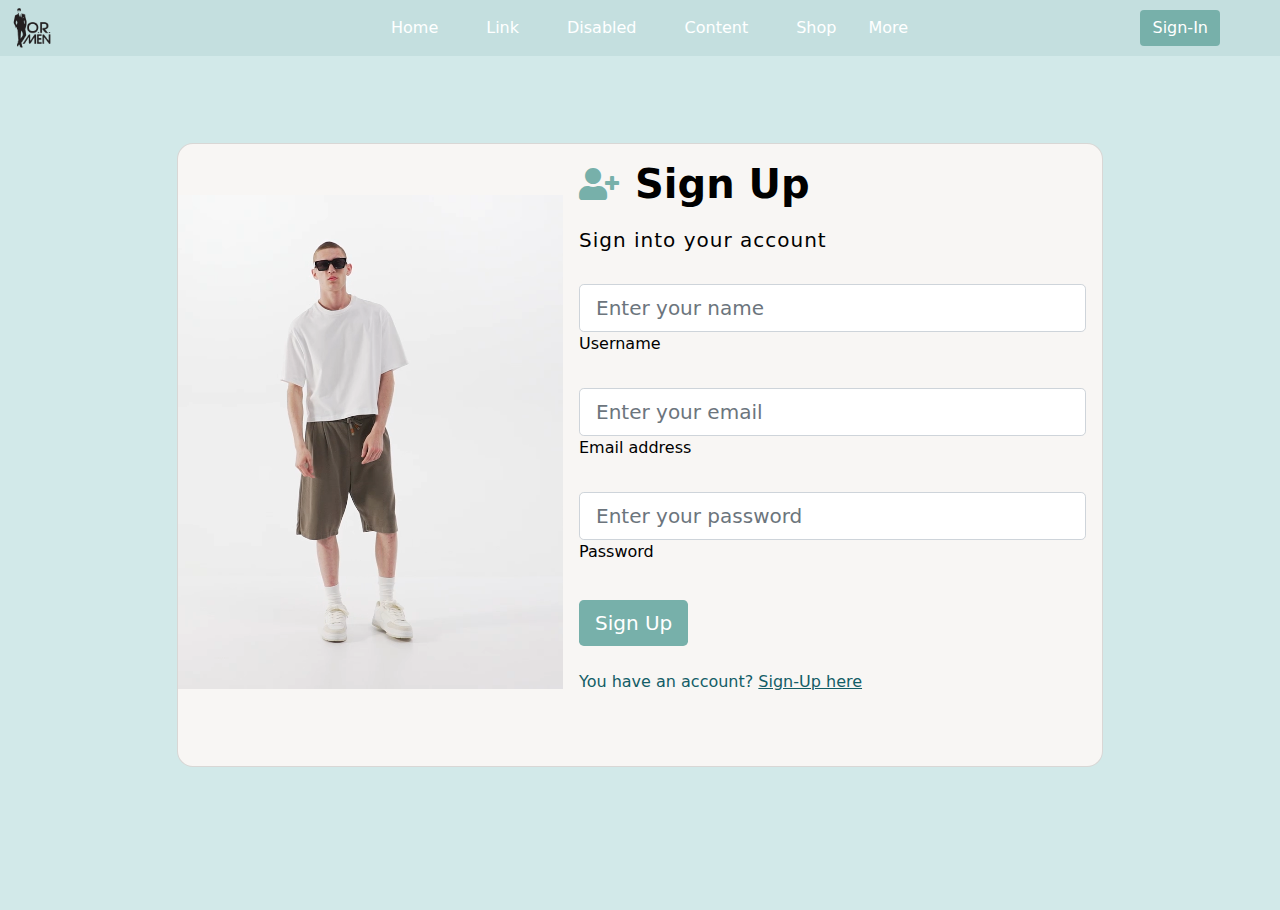
<file: index.html>
<!DOCTYPE html>
<html lang="en">
  <head>
    <meta charset="UTF-8" />
    <meta name="viewport" content="width=device-width, initial-scale=1.0" />
    <title>Shopping</title>
    <link rel="stylesheet" href="css/style.css" />
    <link rel="stylesheet" href="css/all.css" />
    <link rel="stylesheet" href="boot/bootstrap.min.css" />
    <link rel="shortcut icon" type="image/png" href="image/logo.webp" />

  </head>
  <body>
    <nav
      class="navbar navbar-expand-md navbar-dark fixed-top"
      style="background-color: #c4dfdf"
    >
      <div class="container-fluid">
        <a href="index.html"
          ><img src="image/logo.webp" alt="" width="40px" style="color: red"
        /></a>

        <button
          class="navbar-toggler"
          type="button"
          data-bs-toggle="collapse"
          data-bs-target="#navbarCollapse"
          aria-controls="navbarCollapse"
          aria-expanded="false"
          aria-label="Toggle navigation"
        >
          <span class="navbar-toggler-icon"></span>
        </button>
        <div class="collapse navbar-collapse" id="navbarCollapse" >
          <ul
            class="navbar-nav me-auto mb-2 mb-md-0 ul"
            style="margin-left: 90px"
          >
            <li class="nav-item px-3">
              <a class="nav-link active" aria-current="page" href="index.html"
                >Home</a
              >
            </li>
            <li class="nav-item px-3">
              <a class="nav-link active" href="#">Link</a>
            </li>
            <li class="nav-item px-3">
              <a class="nav-link active" href="details.html" target="_blank">Details</a>
            </li>
            <li class="nav-item px-3">
              <a class="nav-link active" href="#">Content</a>
            </li>
            <li class="nav-item px-3">
              <a class="nav-link active" href="card.html" target="_blank">Card</a>
            </li>
            <li class="nav-item">
              <a class="nav-link active" href="favorate.html" target="_blank">Favourite</a>
            </li>
          </ul>
          <form class="d-flex">
            <div class="settings">
              <li><a href="#" id="user"></a></li>
              <li class="shopping-cart">
                <i class="fas fa-shopping-cart icon-card"></i>
                <span class="badge"></span>
                <a>
                  <button
                    class="btn btn-success mx-5"
                    type="button"
                    style="background-color: #77b0aa; border: 0"
                    id="log-out"
                  >
                    Log Out
                  </button></a
                >
              </li>
            </div>
          </form>
        </div>
      </div>
    </nav>

    <div class="show">
       <h2 class="show-title">Your Cart</h2>
      
       <strong>Total : </strong>
       <span class="total"></span>
       <div></div>
       <div class="clossandcheck">
        <div>
          <button type="button" class="btn btn-outline-dark closs">
            Close
          </button>
        </div>
        <div>
          <a href="card.html"
            ><button type="button" class="btn btn-outline-dark check">
              Checkout
            </button>
            </a
          >
        </div>
      </div>
    </div>
    <!-- +++++++++++++++++++++++++++++++++++++++++++++++++++++++++++++++++++++++++++++++++ -->
    <div class="container home">
      
      <div class="inputs">
        <input type="search" placeholder="Search By Name" id="search" />
        <select class="select" id="categorySelect">
          <option hidden>Search By Category</option>
          <option class="jeans">ALL</option>
          <option class="jeans">Jeans</option>
          <option class="Shoes">Shoes</option>
          <option  class="T-shirt">T-shirt</option>
          <option class="Shorts">Shorts</option>
        </select>
      </div>
        <!-- +++++++++++++++++++++++++++++++++++++++++++++++++++ -->
      <div style=" color: #77b0aa; cursor: pointer;"><h1>Shopping</h1></div>

        <div class="product-item col-sm-12 row mx-2 my-5 aaa"></div>
      </div>
    

   <script src="boot/bootstrap.bundle.min.js"></script>
    <script src="js/products.js"></script>
    <script src="js/script.js"></script>
    <script src="js/user.js"></script>
  </body>
</html>
</file>
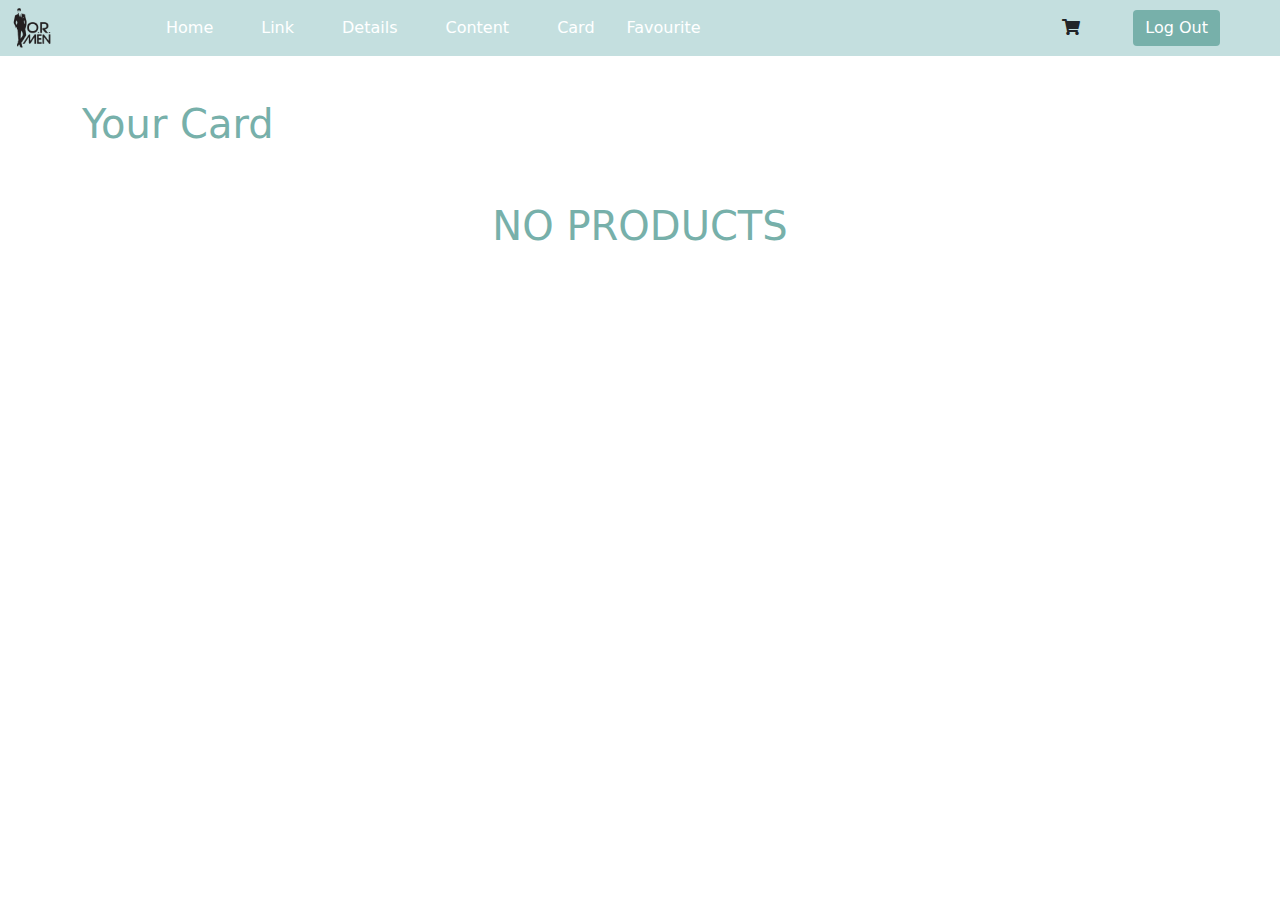
<file: card.html>
<!DOCTYPE html>
<html lang="en">
  <head>
    <meta charset="UTF-8" />
    <meta name="viewport" content="width=device-width, initial-scale=1.0" />
    <title>Shopping || Card</title>
    <link rel="shortcut icon" type="image/" href="image/logo.webp"/>
    <link rel="stylesheet" href="css/style.css" />
    <link rel="stylesheet" href="css/all.css" />
    <link rel="stylesheet" href="boot/bootstrap.min.css" />
  </head>
  <body>
    <nav
    class="navbar navbar-expand-md navbar-dark fixed-top"
    style="background-color: #c4dfdf"
  >
    <div class="container-fluid">
      <a href="index.html"
        ><img src="image/logo.webp" alt="" width="40px" style="color: red"
      /></a>

      <button
        class="navbar-toggler"
        type="button"
        data-bs-toggle="collapse"
        data-bs-target="#navbarCollapse"
        aria-controls="navbarCollapse"
        aria-expanded="false"
        aria-label="Toggle navigation"
      >
        <span class="navbar-toggler-icon"></span>
      </button>
      <div class="collapse navbar-collapse" id="navbarCollapse" >
        <ul
          class="navbar-nav me-auto mb-2 mb-md-0 ul"
          style="margin-left: 90px"
        >
          <li class="nav-item px-3">
            <a class="nav-link active" aria-current="page" href="index.html"
              >Home</a
            >
          </li>
          <li class="nav-item px-3">
            <a class="nav-link active" href="#">Link</a>
          </li>
          <li class="nav-item px-3">
            <a class="nav-link active" href="details.html" target="_blank">Details</a>
          </li>
          <li class="nav-item px-3">
            <a class="nav-link active" href="#">Content</a>
          </li>
          <li class="nav-item px-3">
            <a class="nav-link active" href="card.html" target="_blank">Card</a>
          </li>
          <li class="nav-item">
            <a class="nav-link active" href="favorate.html" target="_blank">Favourite</a>
          </li>
        </ul>
        <form class="d-flex">
          <div class="settings">
            <li><a href="#" id="user"></a></li>
            <li class="shopping-cart">
              <i class="fas fa-shopping-cart icon-card"></i>
              <span class="badge"></span>
              <a>
                <button
                  class="btn btn-success mx-5"
                  type="button"
                  style="background-color: #77b0aa; border: 0"
                  id="log-out"
                >
                  Log Out
                </button></a
              >
            </li>
          </div>
        </form>
      </div>
    </div>
  </nav>


    <div class="container item-home">
      <div style=" color: #77b0aa;"><h1>Your Card</h1></div>
    <div class="card-item mx-2 my-5"></div>
      <div class="noproducts">NO PRODUCTS</div>
      <div class="totprice">Total Price : </div>

   </div>
     
    <link rel="stylesheet" href="boot/bootstrap.bundle.min.js" />
    <script src="js/card.js"></script>
    <script src="js/user.js"></script>
    <script src="js/products.js"></script>
  </body>
</html>
</file>
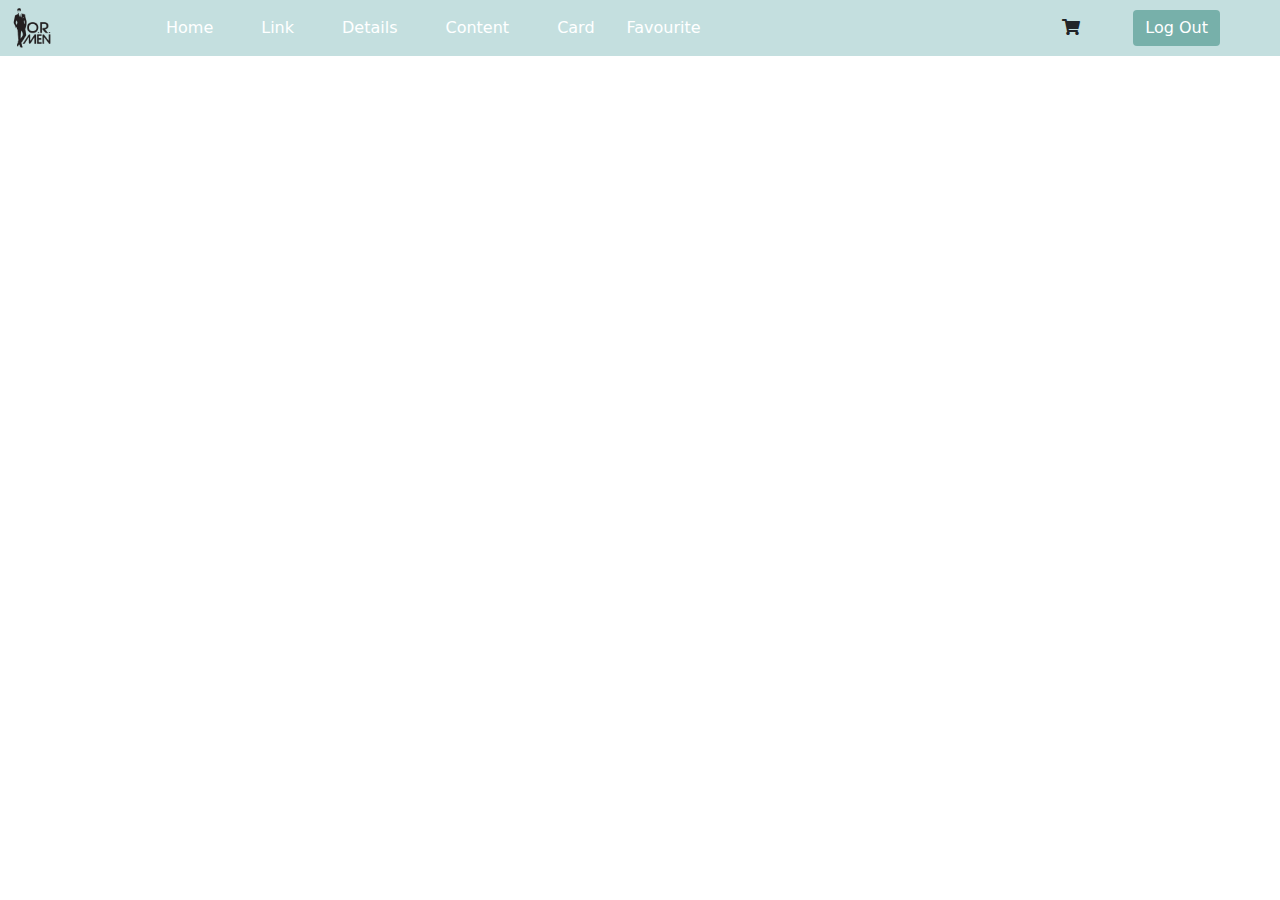
<file: details.html>
<!DOCTYPE html>
<html lang="en">
  <head>
    <meta charset="UTF-8" />
    <meta name="viewport" content="width=device-width, initial-scale=1.0" />
    <title>Shopping || Details</title>
    <link rel="shortcut icon" type="image/" href="image/logo.webp"/>
    <link rel="stylesheet" href="css/style.css" />
    <link rel="stylesheet" href="css/all.css" />
    <link rel="stylesheet" href="boot/bootstrap.min.css" />
  </head>
  <body>
    <nav
    class="navbar navbar-expand-md navbar-dark fixed-top"
    style="background-color: #c4dfdf"
  >
    <div class="container-fluid">
      <a href="index.html"
        ><img src="image/logo.webp" alt="" width="40px" style="color: red"
      /></a>

      <button
        class="navbar-toggler"
        type="button"
        data-bs-toggle="collapse"
        data-bs-target="#navbarCollapse"
        aria-controls="navbarCollapse"
        aria-expanded="false"
        aria-label="Toggle navigation"
      >
        <span class="navbar-toggler-icon"></span>
      </button>
      <div class="collapse navbar-collapse" id="navbarCollapse" >
        <ul
          class="navbar-nav me-auto mb-2 mb-md-0 ul"
          style="margin-left: 90px"
        >
          <li class="nav-item px-3">
            <a class="nav-link active" aria-current="page" href="index.html"
              >Home</a
            >
          </li>
          <li class="nav-item px-3">
            <a class="nav-link active" href="#">Link</a>
          </li>
          <li class="nav-item px-3">
            <a class="nav-link active" href="details.html" target="_blank">Details</a>
          </li>
          <li class="nav-item px-3">
            <a class="nav-link active" href="#">Content</a>
          </li>
          <li class="nav-item px-3">
            <a class="nav-link active" href="card.html" target="_blank">Card</a>
          </li>
          <li class="nav-item">
            <a class="nav-link active" href="favorate.html" target="_blank">Favourite</a>
          </li>
        </ul>
        <form class="d-flex">
          <div class="settings">
            <li><a href="#" id="user"></a></li>
            <li class="shopping-cart">
              <i class="fas fa-shopping-cart icon-card"></i>
              <span class="badge"></span>
              <a>
                <button
                  class="btn btn-success mx-5"
                  type="button"
                  style="background-color: #77b0aa; border: 0"
                  id="log-out"
                >
                  Log Out
                </button></a
              >
            </li>
          </div>
        </form>
      </div>
    </div>
  </nav>


    <div class="container home">
      <div style=" color: #77b0aa;"><h1>Your Details</h1></div>
      <div class="row details-pro"></div>
    </div>

    <link rel="stylesheet" href="boot/bootstrap.bundle.min.js" />
    <script src="js/details.js"></script>
    <script src="js/user.js"></script>
  </body>
</html>
</file>
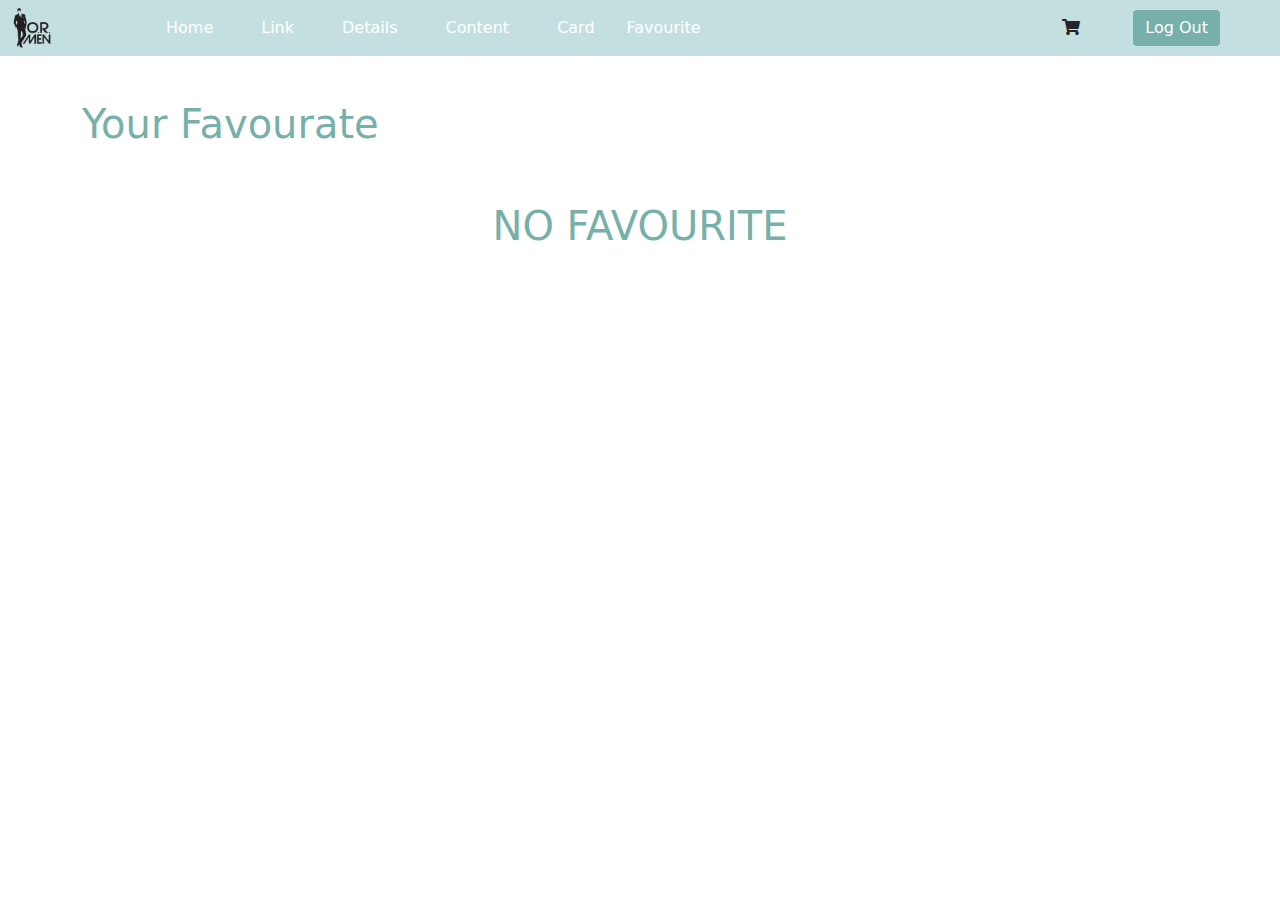
<file: favorate.html>
<!DOCTYPE html>
<html lang="en">
  <head>
    <meta charset="UTF-8" />
    <meta name="viewport" content="width=device-width, initial-scale=1.0" />
    <title>Shopping || Favorate</title>
    <link rel="shortcut icon" type="image/" href="image/logo.webp"/>
    <link rel="stylesheet" href="css/style.css" />
    <link rel="stylesheet" href="css/all.css" />
    <link rel="stylesheet" href="boot/bootstrap.min.css" />
  </head>
  <body>
    <nav
      class="navbar navbar-expand-md navbar-dark fixed-top"
      style="background-color: #c4dfdf"
    >
      <div class="container-fluid">
        <a href="index.html"
          ><img src="image/logo.webp" alt="" width="40px" style="color: red"
        /></a>

        <button
          class="navbar-toggler"
          type="button"
          data-bs-toggle="collapse"
          data-bs-target="#navbarCollapse"
          aria-controls="navbarCollapse"
          aria-expanded="false"
          aria-label="Toggle navigation"
        >
          <span class="navbar-toggler-icon"></span>
        </button>
        <div class="collapse navbar-collapse" id="navbarCollapse" >
          <ul
            class="navbar-nav me-auto mb-2 mb-md-0 ul"
            style="margin-left: 90px"
          >
            <li class="nav-item px-3">
              <a class="nav-link active" aria-current="page" href="index.html"
                >Home</a
              >
            </li>
            <li class="nav-item px-3">
              <a class="nav-link active" href="#">Link</a>
            </li>
            <li class="nav-item px-3">
              <a class="nav-link active" href="details.html" target="_blank">Details</a>
            </li>
            <li class="nav-item px-3">
              <a class="nav-link active" href="#">Content</a>
            </li>
            <li class="nav-item px-3">
              <a class="nav-link active" href="card.html" target="_blank">Card</a>
            </li>
            <li class="nav-item">
              <a class="nav-link active" href="favorate.html" target="_blank">Favourite</a>
            </li>
          </ul>
          <form class="d-flex">
            <div class="settings">
              <li><a href="#" id="user"></a></li>
              <li class="shopping-cart">
                <i class="fas fa-shopping-cart icon-card"></i>
                <span class="badge"></span>
                <a>
                  <button
                    class="btn btn-success mx-5"
                    type="button"
                    style="background-color: #77b0aa; border: 0"
                    id="log-out"
                  >
                    Log Out
                  </button></a
                >
              </li>
            </div>
          </form>
        </div>
      </div>
    </nav>

    <div class="container item-home">
      <div style="color: #77b0aa;"><h1>Your Favourate</h1></div>
    <div class="card-item mx-2 my-5"></div>
      <div class="noproducts">NO FAVOURITE</div>

   </div>
     
    <script src="boot/bootstrap.bundle.min.js"></script>
    <script src="js/favorate.js"></script>
    <script src="js/user.js"></script>
    <script src="js/products.js"></script>
  </body>
</html>
</file>
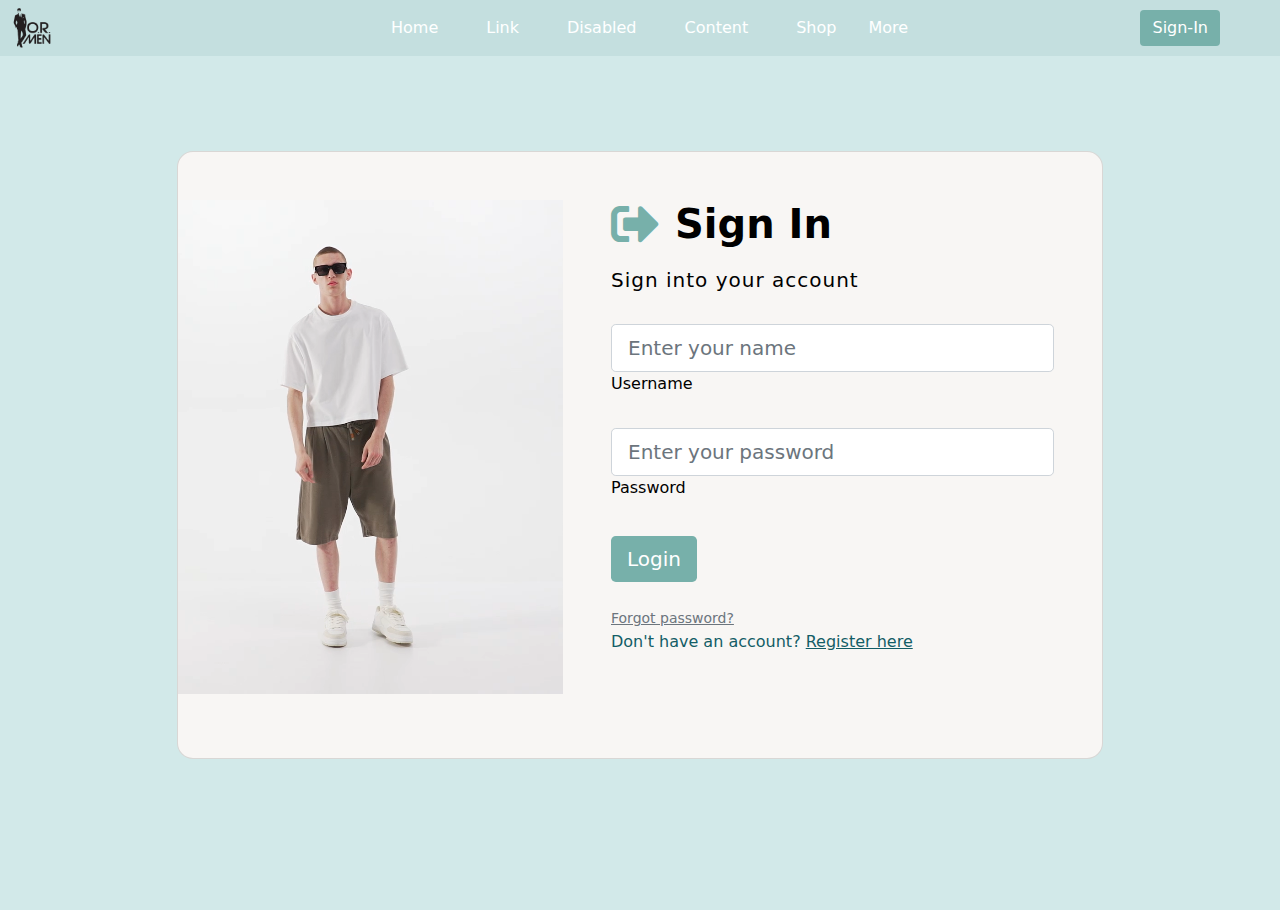
<file: login.html>
<!DOCTYPE html>
<html lang="en">
  <head>
    <meta charset="UTF-8" />
    <meta name="viewport" content="width=device-width, initial-scale=1.0" />
    <link rel="shortcut icon" type="image/png" href="image/logo.webp" />
    <title>Shopping || Login</title>
    <link rel="shortcut icon" type="image/png" href="image/logo.webp" />
    <link rel="stylesheet" href="css/style.css" />
    <link rel="stylesheet" href="css/all.css" />
    <link rel="stylesheet" href="boot/bootstrap.min.css" />
  </head>
  <body>
    <nav class="navbar navbar-expand-md navbar-dark fixed-top"  style="background-color: #C4DFDF;">
      <div class="container-fluid">
       <a href="index.html"><img src="image/logo.webp" alt=""  width="40px" style="color: red;"></a>
        <button
          class="navbar-toggler"
          type="button"
          data-bs-toggle="collapse"
          data-bs-target="#navbarCollapse"
          aria-controls="navbarCollapse"
          aria-expanded="false"
          aria-label="Toggle navigation"
        >
          <span class="navbar-toggler-icon"></span>
        </button>
        <div class="collapse navbar-collapse" id="navbarCollapse">
          <ul class="navbar-nav me-auto mb-2 mb-md-0 ul" style="margin-left: 315px;">
            <li class="nav-item px-3">
              <a
                class="nav-link active"
                aria-current="page"
                href="index.html"
                >Home</a
              >
            </li>
            <li class="nav-item  px-3">
              <a class="nav-link active" href="#">Link</a>
            </li>
            <li class="nav-item  px-3">
              <a class="nav-link active">Disabled</a>
            </li>
            <li class="nav-item  px-3">
              <a class="nav-link active" href="#">Content</a>
            </li>
            <li class="nav-item  px-3">
              <a class="nav-link active" href="#">Shop</a>
            </li>
            <li class="nav-item">
              <a class="nav-link active" href="#">More</a>
            </li>
          </ul>
          <form class="d-flex">
            <a href="register.html">
              <button class="btn btn-success mx-5" type="button" style="background-color: #77b0aa; border: 0">
                Sign-In
              </button></a
            >
          </form>
        </div>
      </div>
    </nav>
    <section style="background-color: #d2e9e9; height: 910px">
      <div class="container py-5 h-100">
        <div class="row d-flex justify-content-center align-items-center h-100">
          <div class="col col-xl-10">
            <div
              class="card"
              style="border-radius: 1rem; background-color: #f8f6f4"
            >
              <div class="row g-0">
                <div class="col-md-6 col-lg-5 d-none d-md-block">
                  <video 
                  loop
                  autoplay
                  muted
                  src="vedio/8020130250_4_3_1.mp4"
                  style="height: 590px; max-width: 100%; border-radius: 1rem 0 0 1rem;"
                ></video>
                </div>
                <div class="col-md-6 col-lg-7 d-flex align-items-center">
                  <div class="card-body p-4 p-lg-5 text-black">
                    <form>
                      <div class="d-flex align-items-center mb-3 pb-1">
                        <i class="fas fa-sign-out-alt fa-3x me-3"   style="color: #77b0aa"></i>
                        <span class="h1 fw-bold mb-0">Sign In</span>
                      </div>

                      <h5
                        class="fw-normal mb-3 pb-3"
                        style="letter-spacing: 1px"
                      >
                        Sign into your account
                      </h5>

                      <div data-mdb-input-init class="form-outline mb-4">
                        <input
                          type="text"
                          id="username"
                          class="form-control form-control-lg"
                          placeholder="Enter your name"
                        />
                        <label class="form-label">Username</label>
                      </div>

                      <div data-mdb-input-init class="form-outline mb-4">
                        <input
                          type="password"
                          id="password"
                          class="form-control form-control-lg"
                          placeholder="Enter your password"
                        />
                        <label class="form-label">Password</label>
                      </div>

                      <div class="pt-1 mb-4">
                        <button
                          data-mdb-button-init
                          data-mdb-ripple-init
                          class="btn btn-dark btn-lg btn-block"
                          type="button"
                          id="login"
                          style="background-color: #77b0aa; border: 0"
                        >
                          Login
                        </button>
                      </div>

                      <a class="small text-muted" href="">Forgot password?</a>
                      <p class="mb-5 pb-lg-2" style="color: #135d66">
                        Don't have an account?
                        <a href="register.html" style="color: #135d66"
                          >Register here</a
                        >
                      </p>
                    </form>
                  </div>
                </div>
              </div>
            </div>
          </div>
        </div>
      </div>
    </section>

    <link rel="stylesheet" href="boot/bootstrap.bundle.min.js" />
    <script src="js/login.js"></script>
  </body>
</html>
</file>
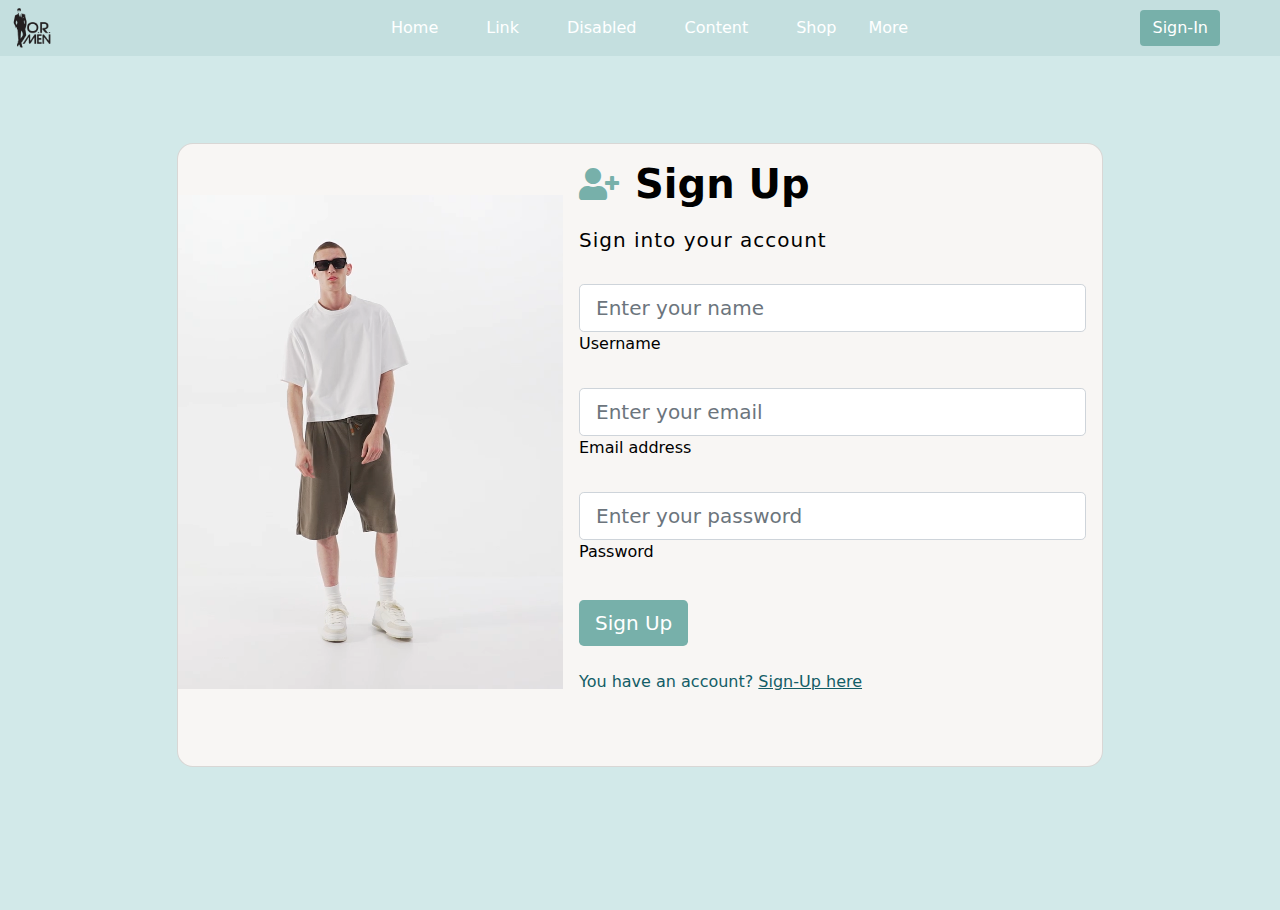
<file: register.html>
<!DOCTYPE html>
<html lang="en">
  <head>
    <meta charset="UTF-8" />
    <meta name="viewport" content="width=device-width, initial-scale=1.0" />
    <title>Shopping || Register</title>
    <link rel="shortcut icon" type="image/" href="image/logo.webp"/>
    <link rel="stylesheet" href="css/style.css" />
    <link rel="stylesheet" href="css/all.css" />
    <link rel="stylesheet" href="boot/bootstrap.min.css" />
  </head>
  <body>
   
        <nav
          class="navbar navbar-expand-md navbar-dark fixed-top"
          style="background-color: #c4dfdf"
        >
          <div class="container-fluid">
            <a href="index.html"><img src="image/logo.webp" alt=""  width="40px" style="color: red;"></a>

            <button
              class="navbar-toggler"
              type="button"
              data-bs-toggle="collapse"
              data-bs-target="#navbarCollapse"
              aria-controls="navbarCollapse"
              aria-expanded="false"
              aria-label="Toggle navigation"
            >
              <span class="navbar-toggler-icon"></span>
            </button>
            <div class="collapse navbar-collapse" id="navbarCollapse">
              <ul
                class="navbar-nav me-auto mb-2 mb-md-0 ul"
                style="margin-left: 315px"
              >
                <li class="nav-item px-3">
                  <a
                    class="nav-link active"
                    aria-current="page"
                    href="index.html"
                    >Home</a
                  >
                </li>
                <li class="nav-item px-3">
                  <a class="nav-link active" href="#">Link</a>
                </li>
                <li class="nav-item px-3">
                  <a class="nav-link active">Disabled</a>
                </li>
                <li class="nav-item px-3">
                  <a class="nav-link active" href="#">Content</a>
                </li>
                <li class="nav-item px-3">
                  <a class="nav-link active" href="#">Shop</a>
                </li>
                <li class="nav-item">
                  <a class="nav-link active" href="#">More</a>
                </li>
              </ul>
              <form class="d-flex">
                <a href="login.html">
                  <button
                    class="btn btn-success mx-5"
                    type="button"
                    style="background-color: #77b0aa; border: 0"
                  >
                    Sign-In
                  </button></a
                >
              </form>
            </div>
          </div>
        </nav>

        <section style="background-color: #d2e9e9; height: 910px">
          <div class="container py-5 h-100">
            <div
              class="row d-flex justify-content-center align-items-center h-100"
            >
              <div class="col col-xl-10">
                <div
                  class="card"
                  style="border-radius: 1rem; background-color: #f8f6f4"
                >
                  <div class="row g-0">
                    <div class="col-md-6 col-lg-5 d-none d-md-block" >
                      <video 
                        loop
                        autoplay
                        muted
                        src="vedio/8020130250_4_3_1.mp4"
                        style="height: 595px; max-width: 100%; border-radius: 1rem 0 0 1rem;"
                      ></video>
                    </div>
                    <div class="col-md-6 col-lg-7 d-flex align-items-center">
                      <div class="card-body text-black">
                        <form>
                          <div class="d-flex align-items-center mb-3 pb-1">
                            <i class="fas fa-user-plus fa-2x me-3" style="color: #77b0aa"></i>
                            <span class="h1 fw-bold mb-0">Sign Up</span>
                          </div>

                          <h5
                            class="fw-normal mb-3 pb-3"
                            style="letter-spacing: 1px"
                          >
                            Sign into your account
                          </h5>
                          <div data-mdb-input-init class="form-outline mb-4">
                            <input
                              type="text"
                              id="username"
                              class="form-control form-control-lg"
                              placeholder="Enter your name"
                            />
                            <label class="form-label">Username</label>
                          </div>

                          <div data-mdb-input-init class="form-outline mb-4">
                            <input
                              type="email"
                              id="email"
                              placeholder="Enter your email"
                              class="form-control form-control-lg"
                            />
                            <label class="form-label">Email address</label>
                          </div>

                          <div data-mdb-input-init class="form-outline mb-4">
                            <input
                              type="password"
                              id="password"
                              placeholder="Enter your password"
                              class="form-control form-control-lg"
                            />
                            <label class="form-label">Password</label>
                          </div>

                          <div class="pt-1 mb-4">
                            <button
                              data-mdb-button-init
                              data-mdb-ripple-init
                              class="btn btn-dark btn-lg btn-block"
                              type="button"
                              id="signup"
                              style="background-color: #77b0aa; border: 0"
                            >
                              Sign Up
                            </button>
                          </div>

                          <p class="mb-5 pb-lg-2" style="color: #135d66">
                            You have an account?
                            <a href="login.html" style="color: #135d66"
                              >Sign-Up here</a
                            >
                          </p>
                        </form>
                      </div>
                    </div>
                  </div>
                </div>
              </div>
            </div>
          </div>
        </section>

        <link rel="stylesheet" href="boot/bootstrap.bundle.min.js" />
        <script src="js/script.js"></script>
      </body>
    </html>

    <link rel="stylesheet" href="boot/bootstrap.bundle.min.js" />
    <script src="js/register.js"></script>
  </body>
</html>
</file>
<file: css/style.css>
* {
  margin: 0px;
  padding: 0px;
  box-sizing: border-box;
}
.b-example-divider {
  height: 3rem;
  background-color: rgba(0, 0, 0, 0.1);
  border: solid rgba(0, 0, 0, 0.15);
  border-width: 1px 0;
  box-shadow: inset 0 0.5em 1.5em rgba(0, 0, 0, 0.1),
    inset 0 0.125em 0.5em rgba(0, 0, 0, 0.15);
}
.form-control-dark {
  color: #fff;
  background-color: var(--bs-dark);
  border-color: var(--bs-gray);
}
.form-control-dark:focus {
  color: #fff;
  background-color: var(--bs-dark);
  border-color: #fff;
  box-shadow: 0 0 0 0.25rem rgba(255, 255, 255, 0.25);
}
/* ======================================================================= */

.settings {
  justify-content: space-between;
  display: flex;
  flex-direction: row;
  /* background-color: red; */
  width: 350px;
  margin-left: 20px;
}
li {
  list-style: none;
  /* background-color: blue; */
}


.ul li {
  position: relative;
  /* Ensure list items are relatively positioned */
}

.ul li a:before,
.ul li a:after {
  content: "";
  color: #77b0aa;
  position: absolute;
  border-style: dashed;
  transition: transform 0.2s;
  /* Apply transition effect */
}

.ul li a:before {
  left: 0;
  top: 0;
  border-width: 0 2px;
  height: 95%;
  width: 100%;
  transform: scaleY(0);
  /* Initially hide the top border */
}

.ul li:hover a:before {
  transform: scaleY(1);
  /* Expand the top border when hovering */
}

.ul li a:after {
  right: 0;
  bottom: 0;
  /* border-color:black; */
  border-width: 2px 0;
  height: 100%;
  width: 100%;
  transform: scaleX(0);
  /* Initially hide the bottom border */
}

.ul li:hover a:after {
  transform: scaleX(1);

  /* Expand the bottom border when hovering */
  transition-delay: 0.2s;
  /* Delay the transition for smoother effect */
}

#user {
  margin-right: 5px;
  text-decoration: none;
  color: white;
  font-size: 20px;
  text-transform: capitalize;
}
#user:hover {
  color: #77b0aa;
}
.butuser {
  color: #77b0aa;
}
.badge {
  position: absolute;
  width: 20px;
  height: 20px;
  background-color: #77b0aa;
  color: #fff;
  text-align: center;
  display: block;
  border-radius: 50%;
  top: 5px;
  right: 175px;
  display: none;
}
/* ===================================================================== */
.show {
  position: fixed;
  top: 0px;
  right: -100%;
  width: 365px;
  height: 100%;
  grid-template-rows: 50px 1fr 50px;
  background-color: #d2e9e9;
  box-shadow: -2px solid 4px hsl(0 4% 15% / 10%);
  border: 1px solid #d2e9e9;
  transition: right 0.5s;
  overflow-x: hidden;
  overflow-y: scroll;
  scroll-snap-type: y mandatory;
}
i {
  cursor: pointer;
}

.show-content {
  display: flex;
  justify-content: space-between;
  margin-top: 1rem;
  margin-right: 20px;
}
.show-title {
  text-align: center;
  font-weight: 600px;
  margin-top: 4rem;
  font-size: 1rem;
  text-transform: uppercase;
}

.show-box {
  width: auto;
  display: flex;
  justify-content: space-evenly;
}

.cart-img {
  width: 100px;
  height: 100px;
  object-fit: contain;
  border-radius: 10px;
}
.show-details {
  margin-top: 20px;
}
.quntatity {
  margin-top: 40px;
}
.quntatityy {
  margin-top: 40px;
}
.spacee {
  margin-top: 35px;
  display: flex;
  justify-content: space-around;
}

.numberrr {
  font-size: larger;
  margin-left: 50px;
}
.clossandcheck {
  display: grid;
  grid-template-columns: repeat(2, 1fr);
  bottom: auto;
  width: 100%;
  position: absolute;
}

.closs,
.check {
  width: 100%;
  display: flex;
  justify-content: center;
  align-items: center;
}
/* ===================================================================== */
input[type="search"] {
  width: 250px;
  padding: 5px;
  margin-top: 70px;
  border-radius: 10px;
  border: 1px solid #77b0aa;
  outline: none;
  height: 40px;
  font-size: 15px;
}
.select {
  width: 250px;
  padding: 5px;
  margin-top: 70px;
  border-radius: 10px;
  border: 1px solid #77b0aa;
  outline: none;
  height: 40px;
  font-size: 15px;
}
.inputs {
  display: flex;
  justify-content: space-between;
  width: 550px;
  margin-left: 500px;
}
/* ==================================================================== */

.product-item {
  display: flex;
  justify-content: space-between;
  /* background-color: red; */
}
.card-cont {
  margin-right: 5px;
}
.card-title {
  cursor: pointer;
}
.space {
  margin-top: 35px;
  display: flex;
  justify-content: space-between;
  /* background-color: red; */
}
.card-cont i {
  margin-top: 5px;
  cursor: pointer;
  margin-left: 75px;
}
#price {
  color: cadetblue;
  font-weight: bold;
}

.card-cont a {
  background-color: #77b0aa;
  color: #fff;
}
.details-pro img {
  width: 22rem;
  /* background-color: red; */
  height: 450px;
  margin: auto;
  margin-top: 100px;
}
.details-pro h2 {
  color: #77b0aa;
}
/* ++++++++++++++++++++++++++++++++++++++++++++++++++++++++++++++++++ */
.item-home {
  margin-top: 100px;
}

.items {
  display: flex;
  justify-content: space-between;
  border: 1px solid #77b0aa;
  width: 0px;
  height: 150px;
  border-radius: 10px;
  /* margin-bottom: 20px; */
}
.items img {
  width: 20%;
  height: 100%;
  border-radius: 10px 0 0 10px;
}
.desccard-card {
  display: flex;
  justify-content: space-evenly;
  margin: 40px;
  /* margin-left: -30px; */
}
option,
select {
  color: #77b0aa;
}

.item-title {
  color: #77b0aa;
  font-weight: bold;
  padding-bottom: 10px;
}

#item-price {
  padding-bottom: 15px;
}

.items i {
  color: #77b0aa;
}
.noproducts {
  color: #77b0aa;
  margin: auto;
  font-size: 40px;
  text-align: center;
  display: none;
}
.totprice {
  color: #77b0aa;
  margin: auto;
  font-size: 40px;
}
@media (max-width: 992px){
.collapse{
  margin-top: 55px !important;
}
  .navbar {
    flex-direction: column;
    align-items: flex-start; 
    
  }

  

  .ul  {
    margin-left: 0; 
    padding: 0; 
  }

  .nav-item {
    padding: 5px 0;
  }

  .badge {
    position: relative; 
    /* top: 0; */
    right: 7px;
    top:-7px;
  }
  .show {
    position: fixed;
    top: 0;
    right:0;
    width: 100%;
    margin: auto;
    height: auto;
    background-color: #d2e9e9;
    box-shadow: -2px 0 4px rgba(0, 0, 0, 0.1);
    border: 1px solid #d2e9e9;
    transition: right 0.5s;
    overflow-y: auto;
    z-index: 1000;
    
  }
  
  .show.active {
    right: 0;
  }
  
  .clossandcheck{
    width: 98%;
    margin: auto;
  }

  
  .inputs{
    width: 100%;
    display: flex;
    flex-direction: column;
    margin: auto;
    margin-top: 100px;

  }
  .inputs .select , .inputs input{
    margin: auto;
    margin-bottom: 20px;
  }
  
  .product-item div{
    margin: auto;
  }
  .items {
    display: flex;
    flex-direction: column;
    align-items: center; 
    width: 100%;
    height: auto;
    text-align: center; 
}

.items img {
    width: 80%; 
    height: 150px;
    background-size: cover;
    margin: 20px 0;
}
.desccard-card{
  width: 100%;
  display: flex;
  flex-direction: column;
}

.quntatityy {
    display: flex;
    justify-content: center; 
    align-items: center; 
    width: 100%; 
    margin-top: 10px; 
}

.quntatityy i {
    cursor: pointer; 
    margin: 0 10px; 
}

.numberrr {
    margin: 0 5px;
}
.favi{
  margin-right: 75px;
}
}
</file>
